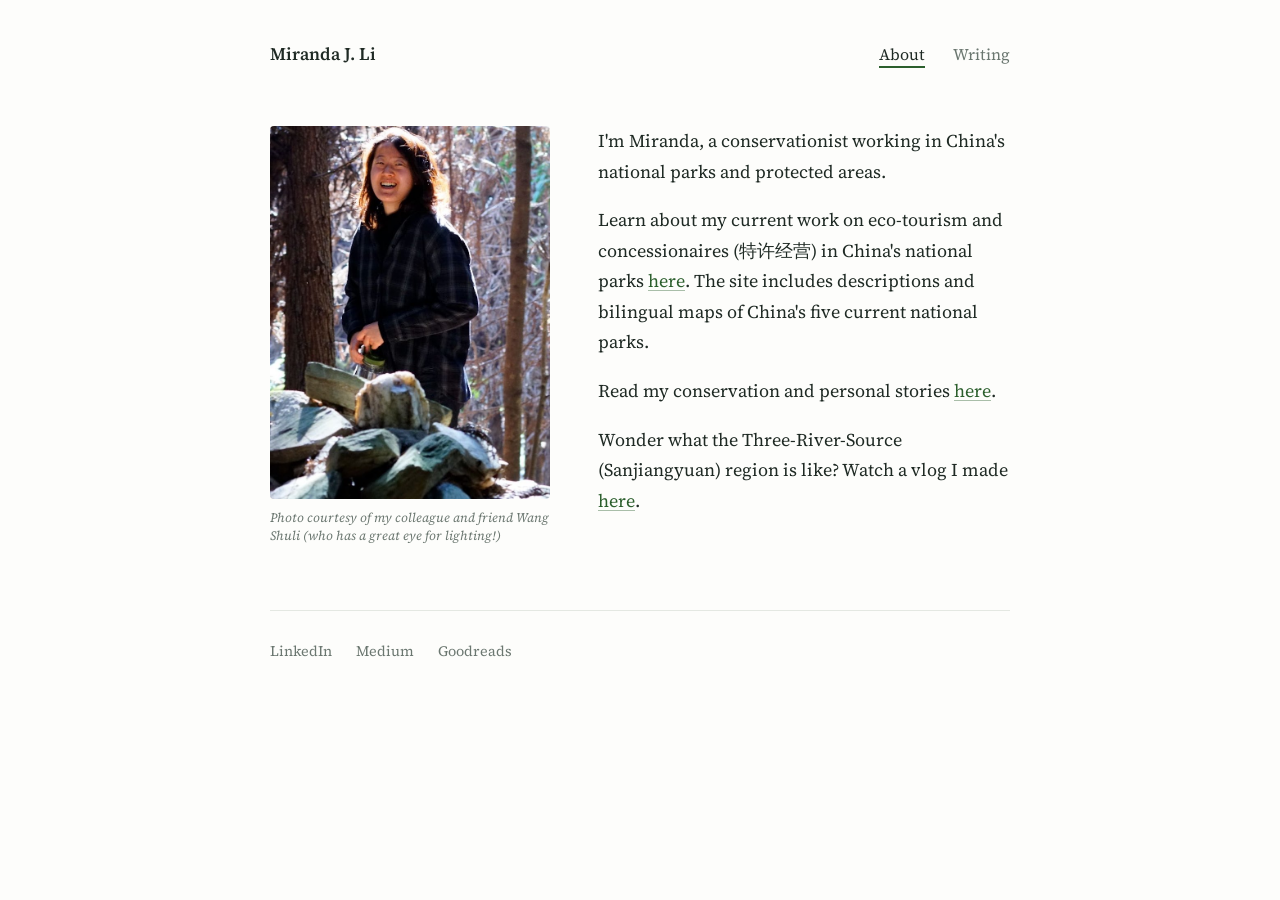
<file: index.html>
<!DOCTYPE html>
<html lang="en">
<head>
  <meta charset="utf-8">
  <meta name="viewport" content="width=device-width, initial-scale=1">
  <title>Miranda J. Li</title>
  <meta name="description" content="Miranda J. Li, conservationist working in China's national parks and protected areas.">
  <link rel="preconnect" href="https://fonts.googleapis.com">
  <link rel="preconnect" href="https://fonts.gstatic.com" crossorigin>
  <link rel="stylesheet" href="https://fonts.googleapis.com/css2?family=Source+Serif+4:ital,opsz,wght@0,8..60,400;0,8..60,600;1,8..60,400&display=swap">
  <link rel="stylesheet" href="style.css">
</head>
<body>

  <!-- ===== Navigation (same on every page) ===== -->
  <header class="site-header">
    <a class="site-name" href="index.html">Miranda J. Li</a>
    <nav>
      <a href="index.html" aria-current="page">About</a>
      <a href="writing.html">Writing</a>
    </nav>
  </header>

  <main>
    <section class="intro">
      <figure class="portrait">
        <!-- To change the photo: replace images/portrait.jpg with your own file of the same name -->
        <img src="images/portrait.jpg" alt="Miranda smiling in a forest">
        <figcaption>Photo courtesy of my colleague and friend Wang Shuli (who has a great eye for lighting!)</figcaption>
      </figure>
      <div>
        <p class="lead">I'm Miranda, a conservationist working in China's national parks and protected areas.</p>

        <p>Learn about my current work on eco-tourism and concessionaires (特许经营) in China's national parks
          <a href="https://www.yunjoynature.org/">here</a>. The site includes descriptions and bilingual maps of China's five current national parks.</p>

        <p>Read my conservation and personal stories <a href="writing.html">here</a>.</p>

        <p>Wonder what the Three-River-Source (Sanjiangyuan) region is like? Watch a vlog I made
          <a href="https://www.youtube.com/watch?v=DVLy5TYhTEs">here</a>.</p>
      </div>
    </section>
  </main>

  <!-- ===== Footer (same on every page) ===== -->
  <footer class="site-footer">
    <a href="https://www.linkedin.com/in/mirandali/">LinkedIn</a>
    <a href="https://mirandali.medium.com/">Medium</a>
    <a href="https://www.goodreads.com/user/show/40300286-miranda">Goodreads</a>
  </footer>

</body>
</html>
</file>
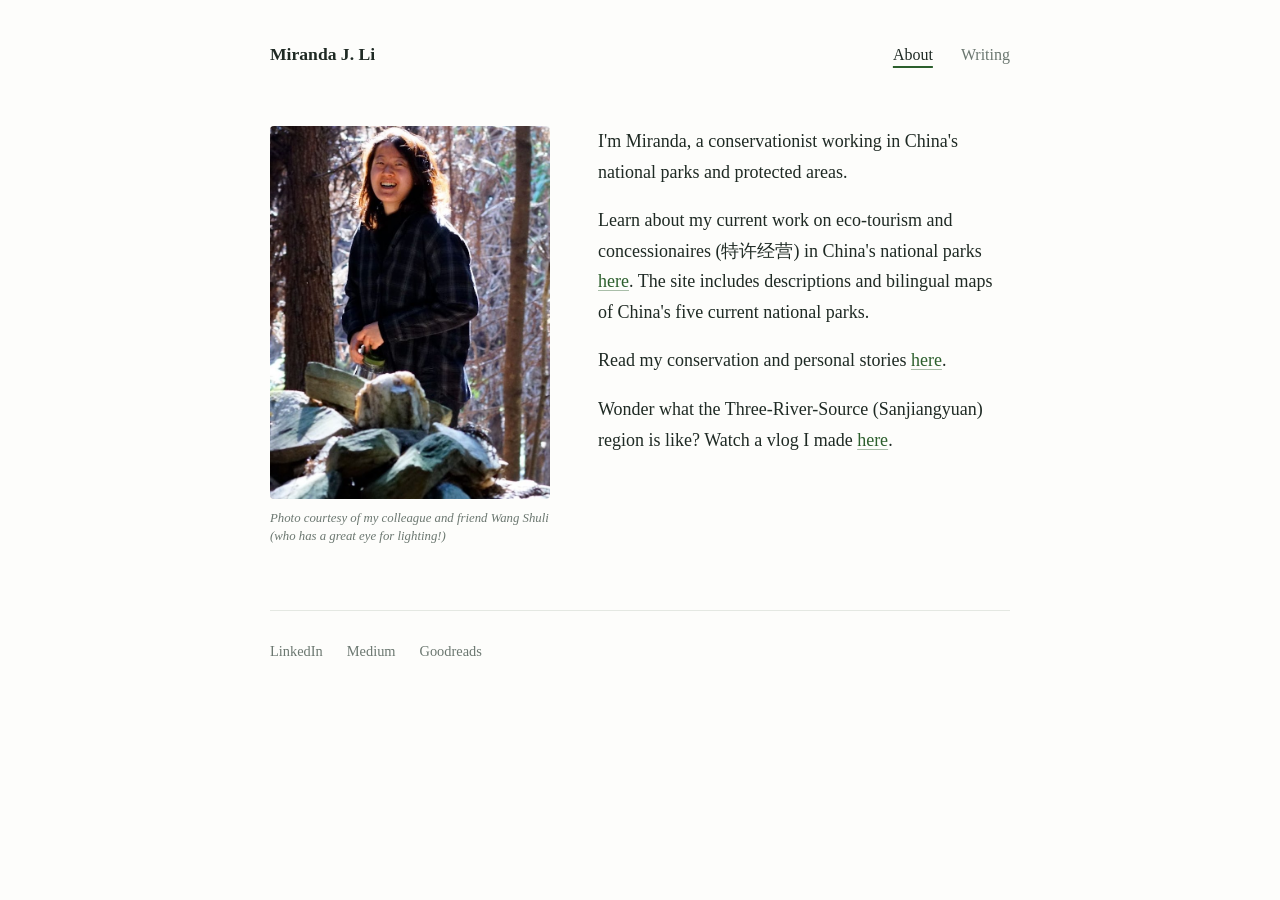
<file: about.html>
<!DOCTYPE html>
<html lang="en"><head><meta charset="utf-8">
<title>Miranda J. Li</title>
<!-- Keeps old links to mirandajli.com/about working: sends visitors to the home page -->
<meta http-equiv="refresh" content="0; url=index.html">
<link rel="canonical" href="index.html">
</head><body><p><a href="index.html">Go to the home page</a></p></body></html>
</file>
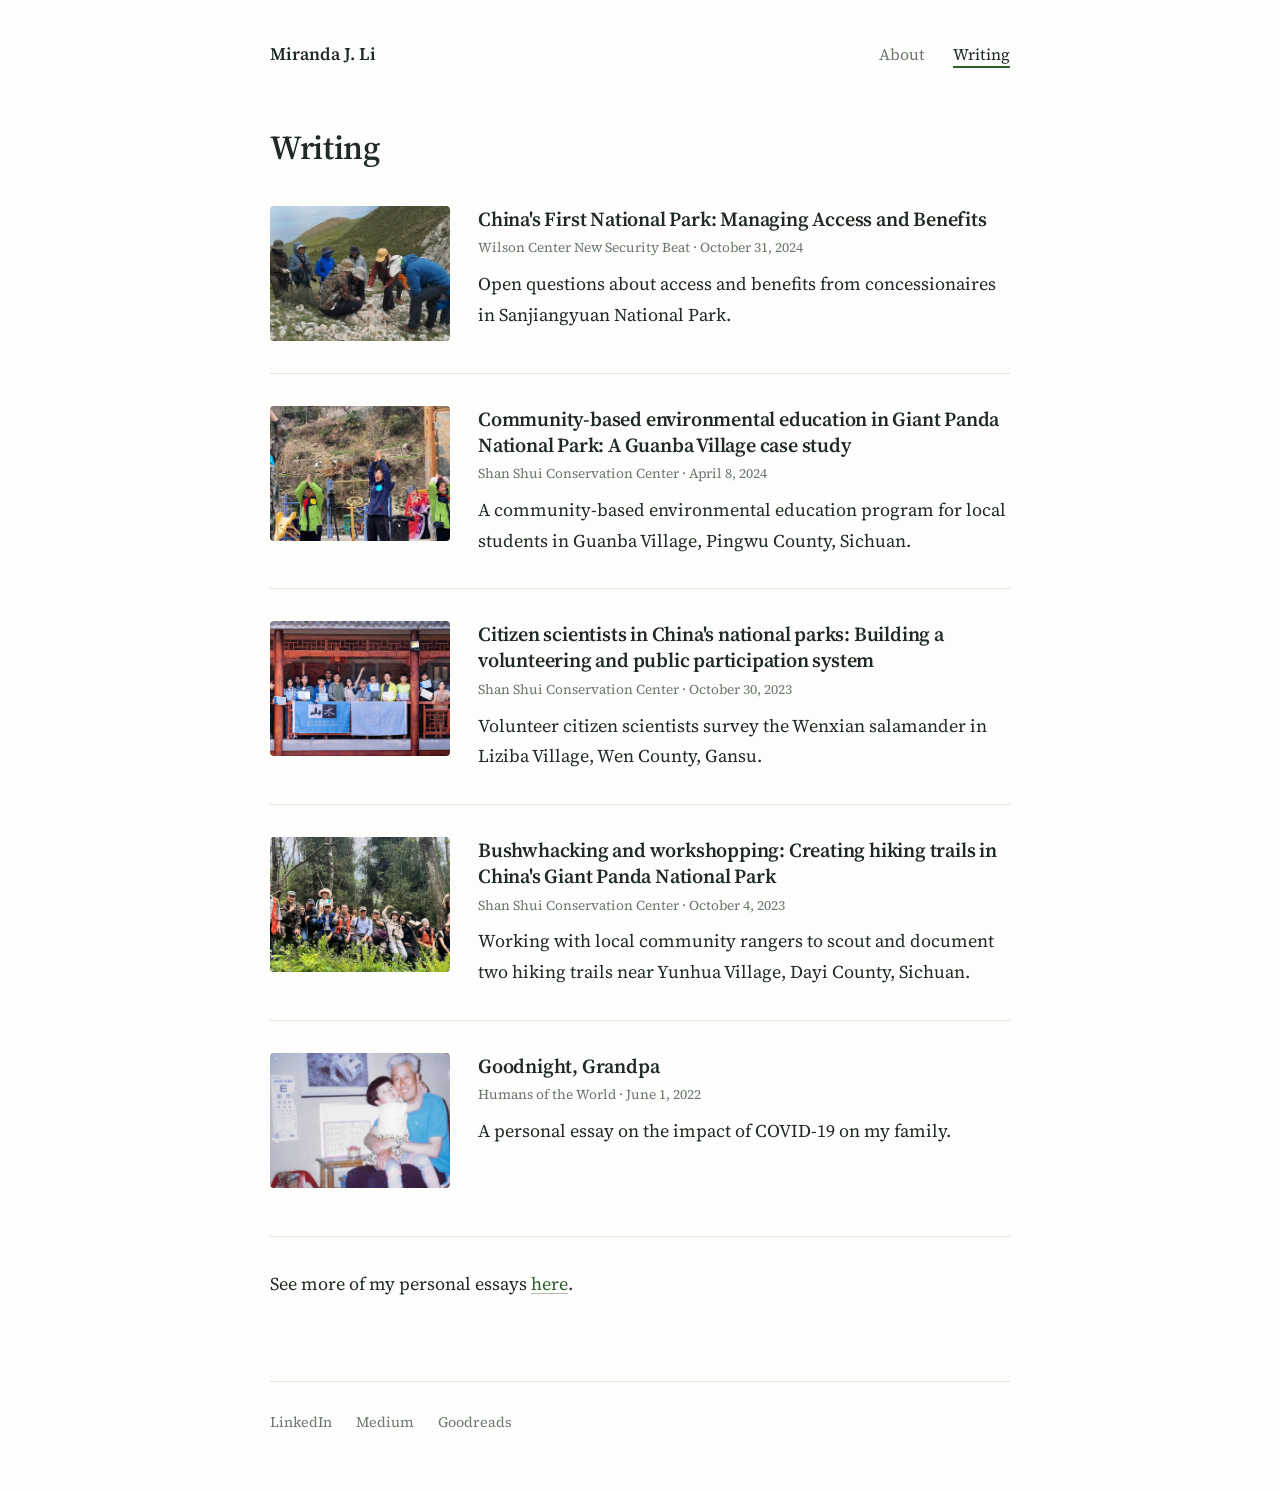
<file: writing.html>
<!DOCTYPE html>
<html lang="en">
<head>
  <meta charset="utf-8">
  <meta name="viewport" content="width=device-width, initial-scale=1">
  <title>Writing · Miranda J. Li</title>
  <meta name="description" content="Conservation and personal writing by Miranda J. Li.">
  <link rel="preconnect" href="https://fonts.googleapis.com">
  <link rel="preconnect" href="https://fonts.gstatic.com" crossorigin>
  <link rel="stylesheet" href="https://fonts.googleapis.com/css2?family=Source+Serif+4:ital,opsz,wght@0,8..60,400;0,8..60,600;1,8..60,400&display=swap">
  <link rel="stylesheet" href="style.css">
</head>
<body>

  <header class="site-header">
    <a class="site-name" href="index.html">Miranda J. Li</a>
    <nav>
      <a href="index.html">About</a>
      <a href="writing.html" aria-current="page">Writing</a>
    </nav>
  </header>

  <main>
    <h1>Writing</h1>

    <!--
      TO ADD A NEW PIECE: copy one <article> block below (from <article> to </article>),
      paste it at the top of the list, and change the link, image, title, date and description.
    -->

    <article class="post">
      <a href="https://www.newsecuritybeat.org/2024/10/chinas-first-national-park-managing-access-and-benefits/"><img src="images/writing-1.jpg" alt=""></a>
      <div>
        <h2><a href="https://www.newsecuritybeat.org/2024/10/chinas-first-national-park-managing-access-and-benefits/">China's First National Park: Managing Access and Benefits</a></h2>
        <p class="meta">Wilson Center New Security Beat · October 31, 2024</p>
        <p>Open questions about access and benefits from concessionaires in Sanjiangyuan National Park.</p>
      </div>
    </article>

    <article class="post">
      <a href="http://en.shanshui.org/information/2511/"><img src="images/writing-2.jpg" alt=""></a>
      <div>
        <h2><a href="http://en.shanshui.org/information/2511/">Community-based environmental education in Giant Panda National Park: A Guanba Village case study</a></h2>
        <p class="meta">Shan Shui Conservation Center · April 8, 2024</p>
        <p>A community-based environmental education program for local students in Guanba Village, Pingwu County, Sichuan.</p>
      </div>
    </article>

    <article class="post">
      <a href="http://en.shanshui.org/information/2471/"><img src="images/writing-3.jpg" alt=""></a>
      <div>
        <h2><a href="http://en.shanshui.org/information/2471/">Citizen scientists in China's national parks: Building a volunteering and public participation system</a></h2>
        <p class="meta">Shan Shui Conservation Center · October 30, 2023</p>
        <p>Volunteer citizen scientists survey the Wenxian salamander in Liziba Village, Wen County, Gansu.</p>
      </div>
    </article>

    <article class="post">
      <a href="http://en.shanshui.org/information/2455/"><img src="images/writing-4.jpg" alt=""></a>
      <div>
        <h2><a href="http://en.shanshui.org/information/2455/">Bushwhacking and workshopping: Creating hiking trails in China's Giant Panda National Park</a></h2>
        <p class="meta">Shan Shui Conservation Center · October 4, 2023</p>
        <p>Working with local community rangers to scout and document two hiking trails near Yunhua Village, Dayi County, Sichuan.</p>
      </div>
    </article>

    <article class="post">
      <a href="https://www.howblog.org/post/1st-place-winner-of-the-covid-challenge-goodnight-grandpa-miranda-li"><img src="images/writing-5.jpg" alt=""></a>
      <div>
        <h2><a href="https://www.howblog.org/post/1st-place-winner-of-the-covid-challenge-goodnight-grandpa-miranda-li">Goodnight, Grandpa</a></h2>
        <p class="meta">Humans of the World · June 1, 2022</p>
        <p>A personal essay on the impact of COVID-19 on my family.</p>
      </div>
    </article>

    <p class="more">See more of my personal essays <a href="https://mirandali.medium.com/">here</a>.</p>
  </main>

  <footer class="site-footer">
    <a href="https://www.linkedin.com/in/mirandali/">LinkedIn</a>
    <a href="https://mirandali.medium.com/">Medium</a>
    <a href="https://www.goodreads.com/user/show/40300286-miranda">Goodreads</a>
  </footer>

</body>
</html>
</file>
<file: style.css>
/* =========================================================
   Shared styles for every page.
   Change colors and fonts here and the whole site updates.
   The font itself is loaded by the <link> tags in each page's <head>.
   ========================================================= */
:root {
  --font: "Source Serif 4", Georgia, "Times New Roman", serif;
  --ink: #1f2a24;        /* main text */
  --muted: #6b7770;      /* captions, dates, nav */
  --accent: #2c5f2d;     /* links, hover color */
  --paper: #fdfdfb;      /* page background */
  --rule: #e4e8e2;       /* thin divider lines */
  --max: 780px;          /* content width */
}

* { box-sizing: border-box; }
html { -webkit-text-size-adjust: 100%; }
body {
  margin: 0;
  background: var(--paper);
  color: var(--ink);
  font-family: var(--font);
  font-size: 18px;
  line-height: 1.7;
  -webkit-font-smoothing: antialiased;
}
img { max-width: 100%; display: block; }

a {
  color: var(--accent);
  text-decoration: underline;
  text-decoration-thickness: 1px;
  text-underline-offset: 3px;
  text-decoration-color: color-mix(in srgb, var(--accent) 40%, transparent);
  transition: color .15s, text-decoration-color .15s;
}
a:hover { text-decoration-color: currentColor; }

/* ---- Top navigation ---- */
.site-header {
  display: flex; flex-wrap: wrap; align-items: baseline; justify-content: space-between;
  gap: .5rem 2rem;
  max-width: var(--max); margin: 0 auto; padding: 2.5rem 1.25rem 1.5rem;
}
.site-name {
  font-size: 1.1rem; font-weight: 600;
  color: var(--ink); text-decoration: none;
}
.site-header nav { display: flex; gap: 1.75rem; }
.site-header nav a {
  font-size: 1rem; color: var(--muted); text-decoration: none;
}
.site-header nav a:hover,
.site-header nav a[aria-current="page"] { color: var(--ink); }
.site-header nav a[aria-current="page"] {
  text-decoration: underline; text-decoration-color: var(--accent);
  text-decoration-thickness: 2px; text-underline-offset: 6px;
}

/* ---- Page body ---- */
main { max-width: var(--max); margin: 0 auto; padding: 0 1.25rem 4rem; }
h1, h2 { font-weight: 600; line-height: 1.3; letter-spacing: -.01em; }
h1 { font-size: 2.1rem; margin: 2rem 0 2.25rem; }
h2 { font-size: 1.25rem; margin: 0 0 .3rem; }

/* Home page: portrait photo beside the intro text */
.intro {
  display: grid; grid-template-columns: 280px 1fr; gap: 3rem;
  align-items: start; margin-top: 2rem;
}
.portrait { margin: 0; }
.portrait img { width: 100%; aspect-ratio: 3 / 4; object-fit: cover; border-radius: 4px; }
.portrait figcaption {
  font-size: .8rem; font-style: italic; line-height: 1.45;
  color: var(--muted); margin-top: .6rem;
}
.intro .lead { margin-top: 0; }
@media (max-width: 700px) {
  .intro { grid-template-columns: 1fr; gap: 1.75rem; }
  .portrait { max-width: 300px; }
}

/* ---- Writing list ---- */
.post {
  display: grid; grid-template-columns: 180px 1fr; gap: 1.75rem;
  align-items: start;
  padding: 2rem 0; border-top: 1px solid var(--rule);
}
.post:first-of-type { border-top: 0; padding-top: 0; }
.post img {
  width: 100%; aspect-ratio: 4 / 3; object-fit: cover; border-radius: 4px;
  transition: opacity .15s;
}
.post > a:hover img { opacity: .85; }
.post h2 a { color: var(--ink); text-decoration: none; }
.post h2 a:hover { color: var(--accent); }
.meta { font-size: .85rem; color: var(--muted); margin: 0 0 .6rem; }
.post p { margin-top: 0; }
.post p:last-child { margin-bottom: 0; }
.more { margin-top: 1rem; padding-top: 2rem; border-top: 1px solid var(--rule); }

@media (max-width: 600px) {
  body { font-size: 17px; }
  h1 { font-size: 1.8rem; }
  .post { grid-template-columns: 1fr; gap: 1rem; }
  .post img { aspect-ratio: 16 / 9; }
}

/* ---- Footer ---- */
.site-footer {
  display: flex; flex-wrap: wrap; gap: .5rem 1.5rem;
  /* same width as the content above, so the divider lines up with the text */
  width: min(calc(var(--max) - 2.5rem), calc(100% - 2.5rem));
  margin: 0 auto; padding: 1.75rem 0 3.5rem;
  border-top: 1px solid var(--rule);
  font-size: .9rem;
}
.site-footer a { color: var(--muted); text-decoration: none; }
.site-footer a:hover { color: var(--accent); }
</file>
